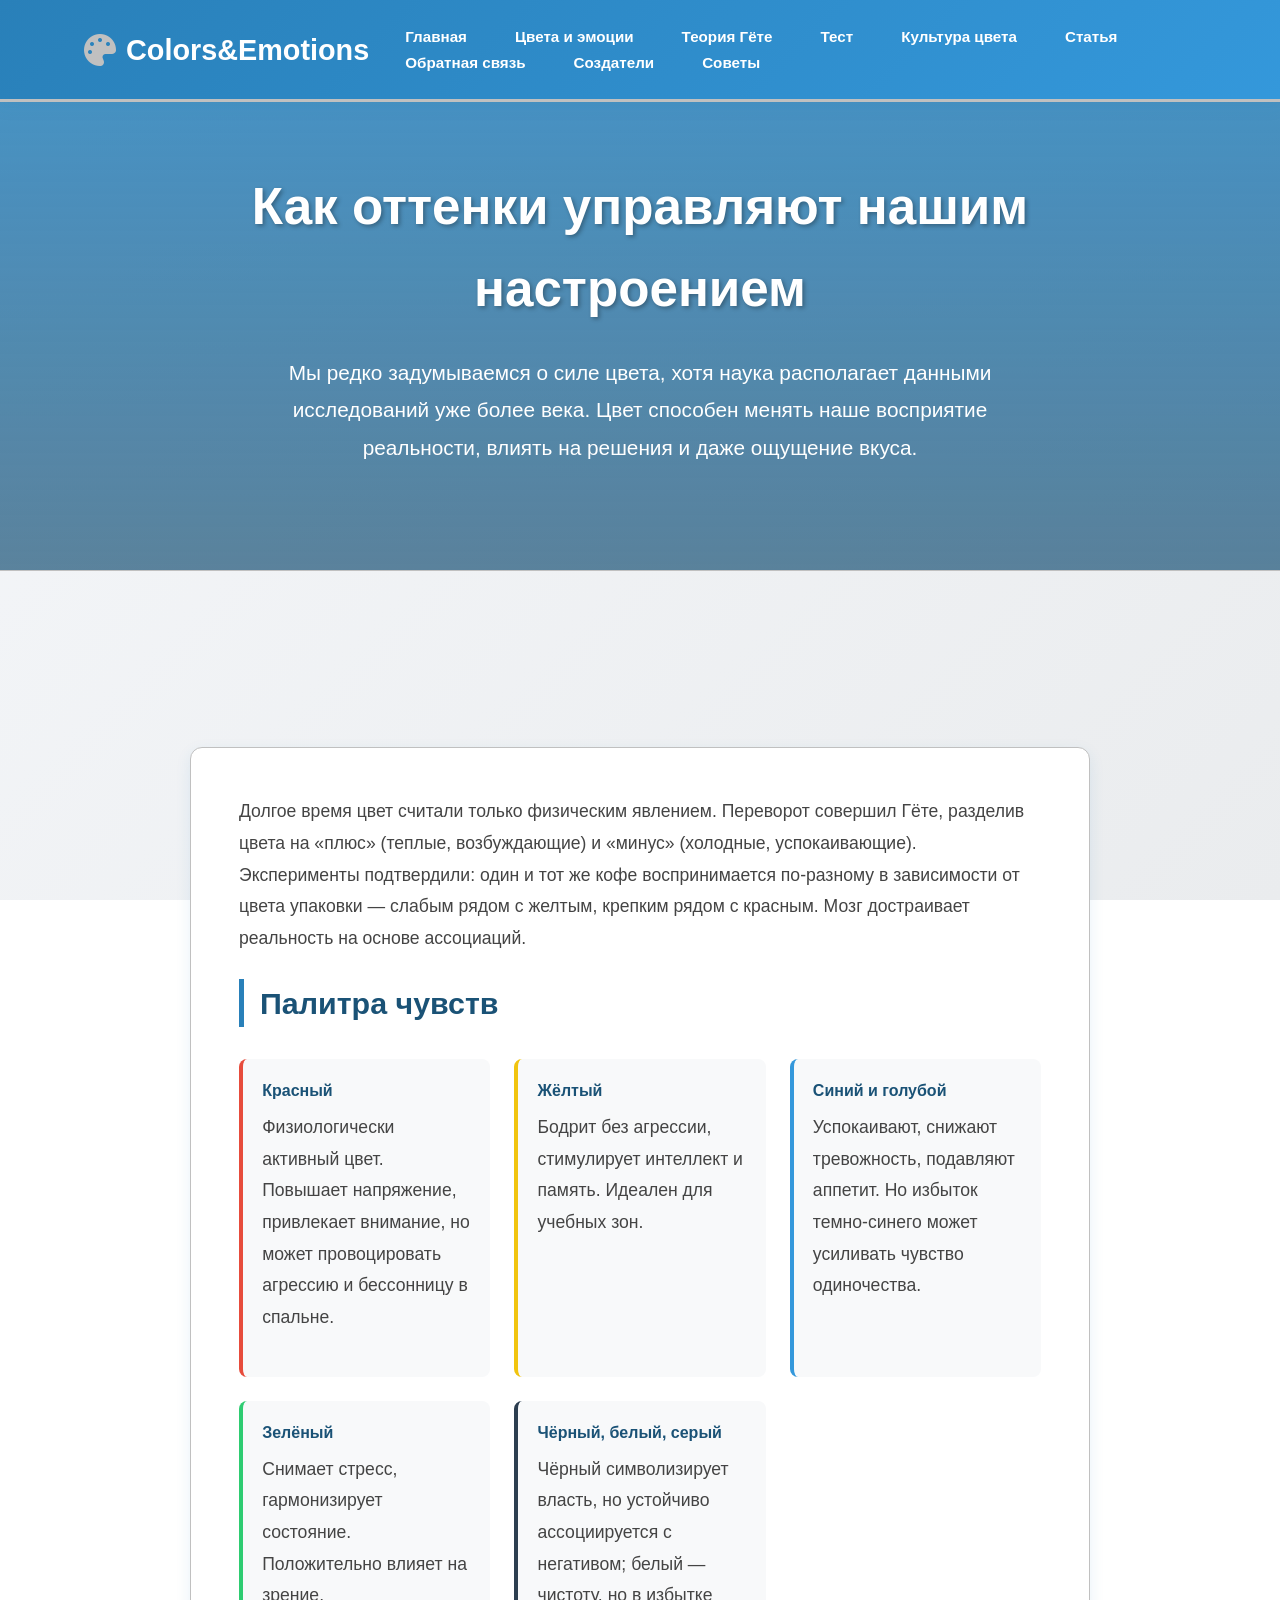
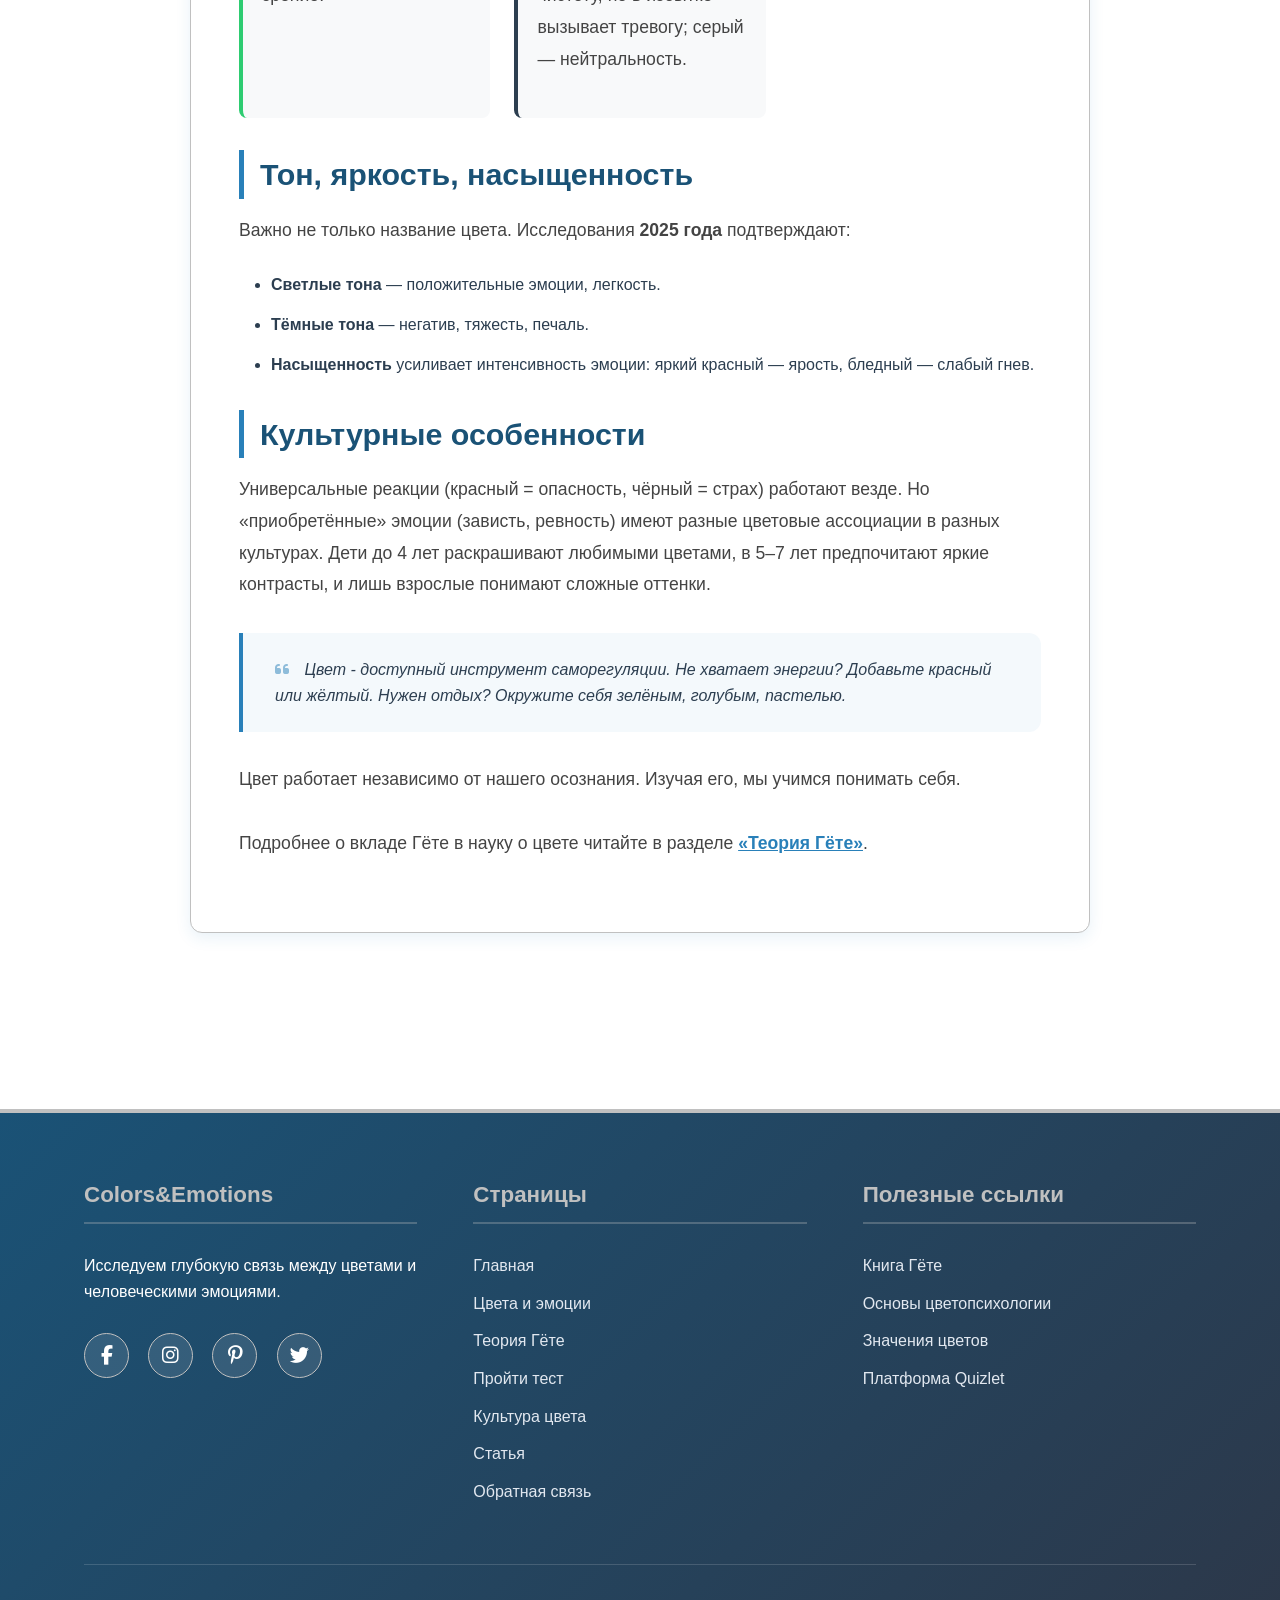
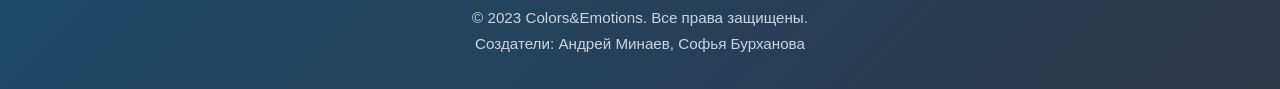
<file: article.html>
<!DOCTYPE html>
<html lang="ru">
<head>
    <meta charset="UTF-8">
    <meta name="viewport" content="width=device-width, initial-scale=1.0">
    <title>Статья: Как оттенки управляют настроением | Colors&Emotions</title>
    <link rel="stylesheet" href="https://cdnjs.cloudflare.com/ajax/libs/font-awesome/6.4.0/css/all.min.css">
    <link rel="stylesheet" href="style.css">
    <style>
        .article-content {
            background: white;
            border-radius: 12px;
            padding: 3rem;
            box-shadow: var(--shadow);
            border: 1px solid var(--secondary);
            margin: 2rem auto;
            max-width: 900px;
        }
        .article-content h2 {
            color: var(--accent);
            margin: 2rem 0 1rem;
            font-size: 1.9rem;
            border-left: 5px solid var(--primary);
            padding-left: 1rem;
        }
        .article-content h2:first-of-type {
            margin-top: 0;
        }
        .article-content p {
            margin-bottom: 1.5rem;
            line-height: 1.8;
            color: #444;
            font-size: 1.1rem;
        }
        .article-content blockquote {
            background: rgba(41, 128, 185, 0.05);
            border-left: 4px solid var(--primary);
            padding: 1.5rem 2rem;
            margin: 2rem 0;
            font-style: italic;
            border-radius: 0 12px 12px 0;
            color: #2c3e50;
        }
        .article-content ul {
            margin: 1.5rem 0;
            padding-left: 2rem;
        }
        .article-content li {
            margin-bottom: 0.8rem;
            line-height: 1.7;
        }
        .article-content .highlight {
            background: linear-gradient(120deg, rgba(192,192,192,0.2) 0%, rgba(192,192,192,0.1) 100%);
            padding: 2rem;
            border-radius: 12px;
            border: 1px dashed var(--primary);
        }
        .color-list {
            display: grid;
            grid-template-columns: repeat(auto-fit, minmax(200px, 1fr));
            gap: 1.5rem;
            margin: 2rem 0;
        }
        .color-item {
            background: #f8f9fa;
            padding: 1.2rem;
            border-radius: 8px;
            border-left: 4px solid;
        }
        .color-item.red { border-color: #E74C3C; }
        .color-item.yellow { border-color: #F1C40F; }
        .color-item.blue { border-color: #3498DB; }
        .color-item.green { border-color: #2ECC71; }
        .color-item.black { border-color: #2C3E50; }
        .color-item h4 {
            margin-bottom: 0.5rem;
            color: var(--accent);
        }
        @media (max-width: 768px) {
            .article-content {
                padding: 2rem 1.5rem;
            }
        }
    </style>
</head>
<body>
    <header>
        <div class="container">
            <nav class="navbar">
                <div class="logo">
                    <i class="fas fa-palette"></i>
                    Colors&Emotions
                </div>
                <button class="mobile-menu-btn" id="mobileMenuBtn"><i class="fas fa-bars"></i></button>
                <ul class="nav-links" id="navLinks">
                    <li><a href="index.html#home">Главная</a></li>
                    <li><a href="index.html#colors">Цвета и эмоции</a></li>
                    <li><a href="index.html#goethe">Теория Гёте</a></li>
                    <li><a href="index.html#test">Тест</a></li>
                    <li><a href="culture.html">Культура цвета</a></li>
                    <li><a href="article.html">Статья</a></li>
                    <li><a href="contact.html">Обратная связь</a></li>
                    <li><a href="index.html#creators">Создатели</a></li>
                    <li><a href="index.html#tips">Советы</a></li>
                </ul>
            </nav>
        </div>
    </header>

    <section class="hero" style="padding: 4rem 0;">
        <div class="container">
            <h1>Как оттенки управляют нашим настроением</h1>
            <p>Мы редко задумываемся о силе цвета, хотя наука располагает данными исследований уже более века. Цвет способен менять наше восприятие реальности, влиять на решения и даже ощущение вкуса.</p>
        </div>
    </section>

    <section>
        <div class="container">
            <div class="article-content">
                <p>Долгое время цвет считали только физическим явлением. Переворот совершил Гёте, разделив цвета на «плюс» (теплые, возбуждающие) и «минус» (холодные, успокаивающие). Эксперименты подтвердили: один и тот же кофе воспринимается по-разному в зависимости от цвета упаковки — слабым рядом с желтым, крепким рядом с красным. Мозг достраивает реальность на основе ассоциаций.</p>

                <h2>Палитра чувств</h2>
                <div class="color-list">
                    <div class="color-item red">
                        <h4>Красный</h4>
                        <p>Физиологически активный цвет. Повышает напряжение, привлекает внимание, но может провоцировать агрессию и бессонницу в спальне.</p>
                    </div>
                    <div class="color-item yellow">
                        <h4>Жёлтый</h4>
                        <p>Бодрит без агрессии, стимулирует интеллект и память. Идеален для учебных зон.</p>
                    </div>
                    <div class="color-item blue">
                        <h4>Синий и голубой</h4>
                        <p>Успокаивают, снижают тревожность, подавляют аппетит. Но избыток темно-синего может усиливать чувство одиночества.</p>
                    </div>
                    <div class="color-item green">
                        <h4>Зелёный</h4>
                        <p>Снимает стресс, гармонизирует состояние. Положительно влияет на зрение.</p>
                    </div>
                    <div class="color-item black">
                        <h4>Чёрный, белый, серый</h4>
                        <p>Чёрный символизирует власть, но устойчиво ассоциируется с негативом; белый — чистоту, но в избытке вызывает тревогу; серый — нейтральность.</p>
                    </div>
                </div>

                <h2>Тон, яркость, насыщенность</h2>
                <p>Важно не только название цвета. Исследования <strong>2025 года</strong> подтверждают:</p>
                <ul>
                    <li><strong>Светлые тона</strong> — положительные эмоции, легкость.</li>
                    <li><strong>Тёмные тона</strong> — негатив, тяжесть, печаль.</li>
                    <li><strong>Насыщенность</strong> усиливает интенсивность эмоции: яркий красный — ярость, бледный — слабый гнев.</li>
                </ul>

                <h2>Культурные особенности</h2>
                <p>Универсальные реакции (красный = опасность, чёрный = страх) работают везде. Но «приобретённые» эмоции (зависть, ревность) имеют разные цветовые ассоциации в разных культурах. Дети до 4 лет раскрашивают любимыми цветами, в 5–7 лет предпочитают яркие контрасты, и лишь взрослые понимают сложные оттенки.</p>

                <blockquote>
                    <i class="fas fa-quote-left" style="color: var(--primary); opacity: 0.5; margin-right: 10px;"></i>
                    Цвет - доступный инструмент саморегуляции. Не хватает энергии? Добавьте красный или жёлтый. Нужен отдых? Окружите себя зелёным, голубым, пастелью.
                </blockquote>

                <p>Цвет работает независимо от нашего осознания. Изучая его, мы учимся понимать себя.</p>

                <p style="margin-top: 2rem;">Подробнее о вкладе Гёте в науку о цвете читайте в разделе <a href="index.html#goethe" style="color: var(--primary); font-weight: 600;">«Теория Гёте»</a>.</p>
            </div>
        </div>
    </section>

    <footer>
        <div class="container">
            <div class="footer-content">
                <div class="footer-column">
                    <h3>Colors&Emotions</h3>
                    <p>Исследуем глубокую связь между цветами и человеческими эмоциями.</p>
                    <div class="social-icons">
                        <a href="#" target="_blank"><i class="fab fa-facebook-f"></i></a>
                        <a href="#" target="_blank"><i class="fab fa-instagram"></i></a>
                        <a href="#" target="_blank"><i class="fab fa-pinterest-p"></i></a>
                        <a href="#" target="_blank"><i class="fab fa-twitter"></i></a>
                    </div>
                </div>
                <div class="footer-column">
                    <h3>Страницы</h3>
                    <ul class="footer-links">
                        <li><a href="index.html#home">Главная</a></li>
                        <li><a href="index.html#colors">Цвета и эмоции</a></li>
                        <li><a href="index.html#goethe">Теория Гёте</a></li>
                        <li><a href="index.html#test">Пройти тест</a></li>
                        <li><a href="culture.html">Культура цвета</a></li>
                        <li><a href="article.html">Статья</a></li>
                        <li><a href="contact.html">Обратная связь</a></li>
                    </ul>
                </div>
                <div class="footer-column">
                    <h3>Полезные ссылки</h3>
                    <ul class="footer-links">
                        <li><a href="https://ru.wikipedia.org/wiki/%D0%A3%D1%87%D0%B5%D0%BD%D0%B8%D0%B5_%D0%BE_%D1%86%D0%B2%D0%B5%D1%82%D0%B5" target="_blank">Книга Гёте</a></li>
                        <li><a href="https://www.verywellmind.com/color-psychology-2795824" target="_blank">Основы цветопсихологии</a></li>
                        <li><a href="https://www.color-meanings.com/" target="_blank">Значения цветов</a></li>
                        <li><a href="https://quizlet.com/" target="_blank">Платформа Quizlet</a></li>
                    </ul>
                </div>
            </div>
            <div class="copyright">
                <p>&copy; 2023 Colors&Emotions. Все права защищены.</p>
                <p>Создатели: Андрей Минаев, Софья Бурханова</p>
            </div>
        </div>
    </footer>

    <script>
        document.getElementById('mobileMenuBtn').addEventListener('click', function() {
            document.getElementById('navLinks').classList.toggle('active');
        });
        document.querySelectorAll('.nav-links a').forEach(link => {
            link.addEventListener('click', function() {
                document.getElementById('navLinks').classList.remove('active');
            });
        });
    </script>
</body>
</html>
</file>
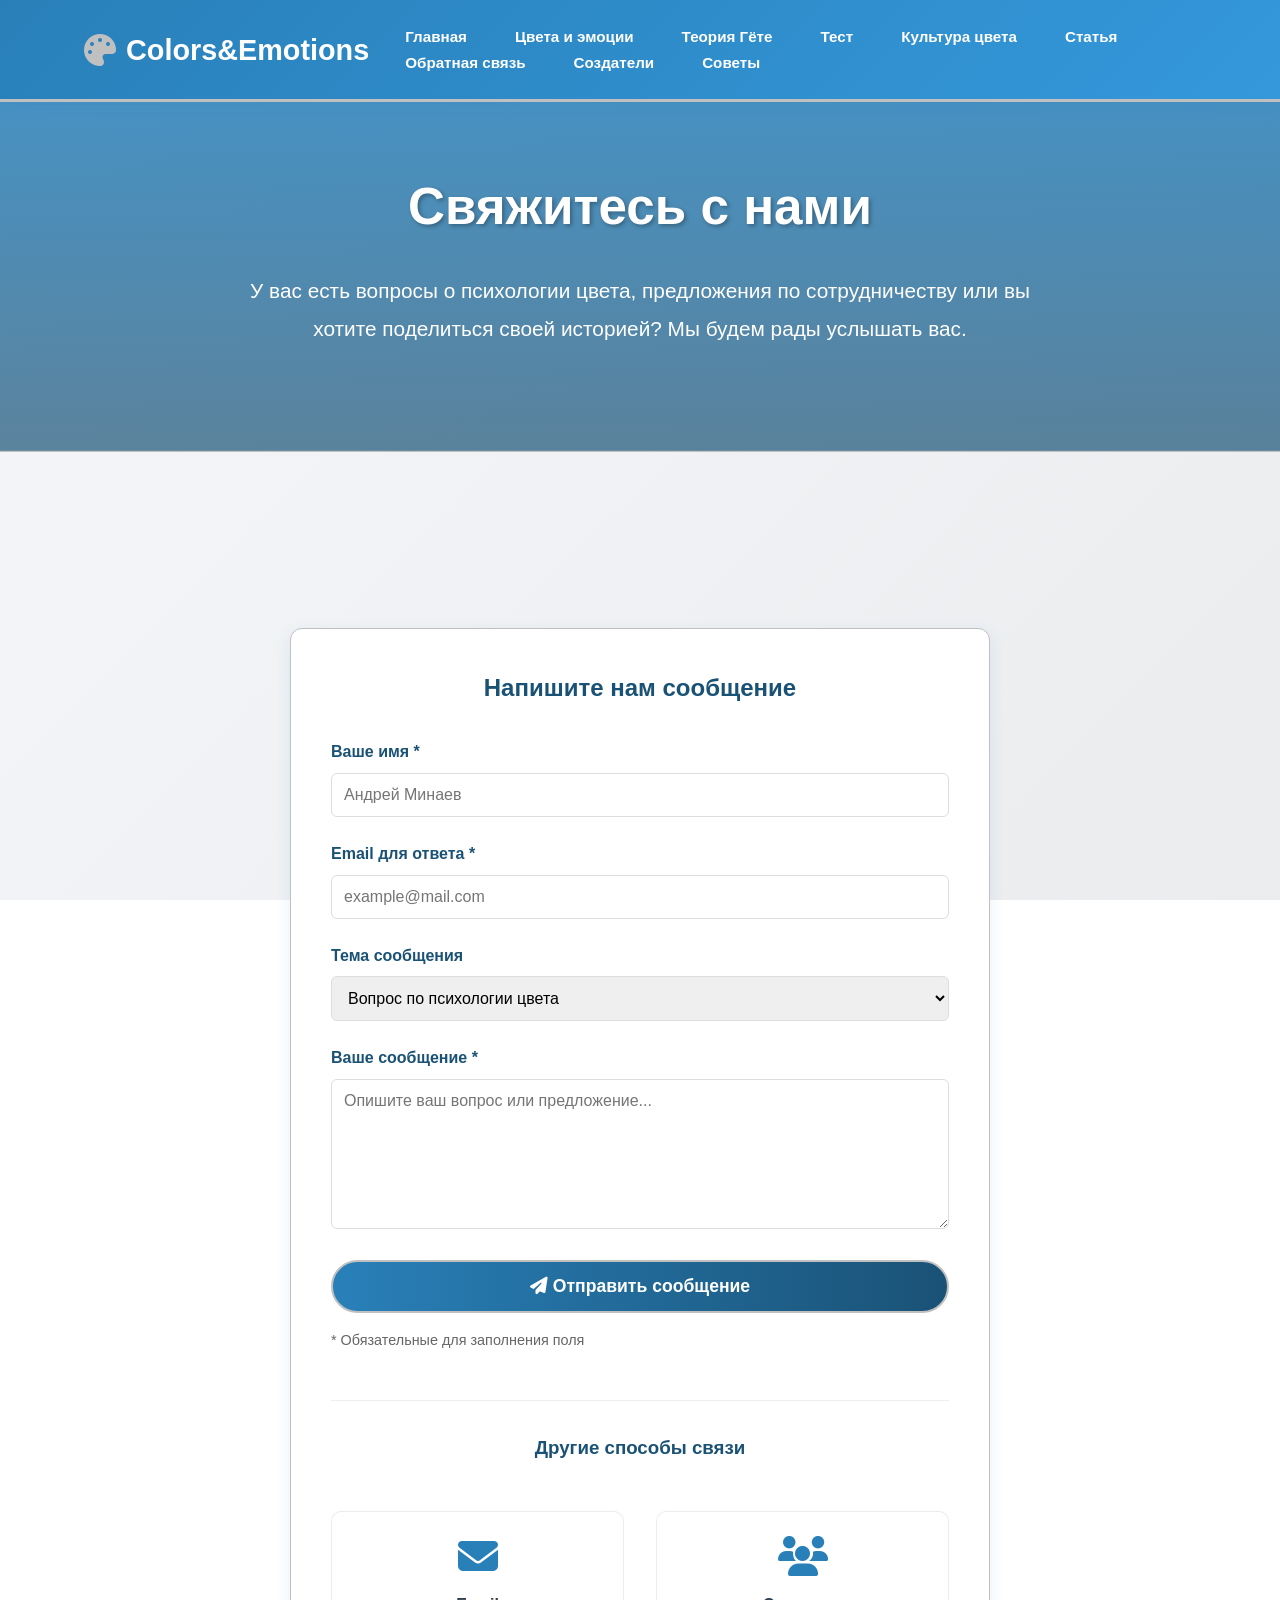
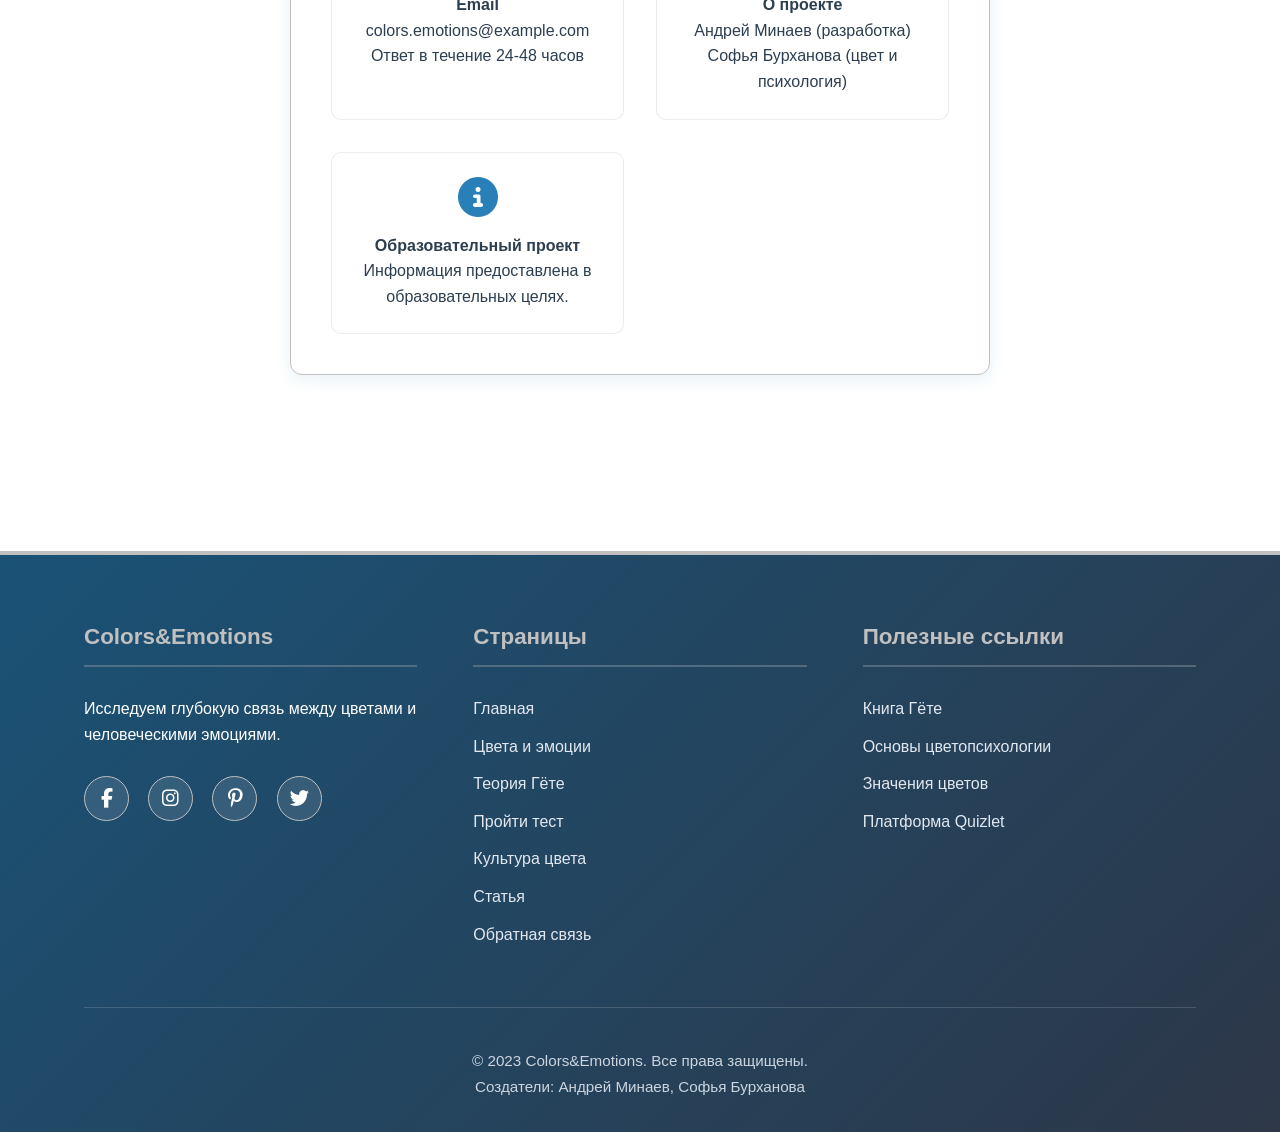
<file: contact.html>
<!DOCTYPE html>
<html lang="ru">
<head>
    <meta charset="UTF-8">
    <meta name="viewport" content="width=device-width, initial-scale=1.0">
    <title>Обратная связь | Colors&Emotions</title>
    <link rel="stylesheet" href="https://cdnjs.cloudflare.com/ajax/libs/font-awesome/6.4.0/css/all.min.css">
    <link rel="stylesheet" href="style.css">
    <style>
        .contact-container {
            max-width: 700px;
            margin: 2rem auto;
            background: white;
            padding: 2.5rem;
            border-radius: 12px;
            box-shadow: var(--shadow);
            border: 1px solid var(--secondary);
        }
        .form-group {
            margin-bottom: 1.5rem;
        }
        .form-group label {
            display: block;
            margin-bottom: 0.5rem;
            font-weight: 600;
            color: var(--accent);
        }
        .form-control {
            width: 100%;
            padding: 12px;
            border: 1px solid #ddd;
            border-radius: 6px;
            font-size: 1rem;
            transition: var(--transition);
        }
        .form-control:focus {
            border-color: var(--primary);
            outline: none;
            box-shadow: 0 0 0 3px rgba(41, 128, 185, 0.2);
        }
        textarea.form-control {
            min-height: 150px;
            resize: vertical;
        }
        .submit-btn {
            background: linear-gradient(to right, var(--primary), var(--accent));
            color: white;
            border: none;
            padding: 14px 30px;
            border-radius: 50px;
            font-size: 1.1rem;
            font-weight: 600;
            cursor: pointer;
            transition: var(--transition);
            display: block;
            width: 100%;
            border: 2px solid var(--secondary);
        }
        .submit-btn:hover {
            transform: translateY(-3px);
            box-shadow: 0 7px 15px rgba(41, 128, 185, 0.3);
        }
        .contact-info {
            margin-top: 3rem;
            padding-top: 2rem;
            border-top: 1px solid #eee;
        }
        .contact-methods {
            display: grid;
            grid-template-columns: repeat(auto-fit, minmax(250px, 1fr));
            gap: 2rem;
            margin-top: 3rem;
        }
        .contact-method {
            text-align: center;
            padding: 1.5rem;
            background: rgba(255, 255, 255, 0.8);
            border-radius: 10px;
            border: 1px solid rgba(192, 192, 192, 0.3);
        }
        .contact-method i {
            font-size: 2.5rem;
            color: var(--primary);
            margin-bottom: 1rem;
        }
    </style>
</head>
<body>
    <header>
        <div class="container">
            <nav class="navbar">
                <div class="logo">
                    <i class="fas fa-palette"></i>
                    Colors&Emotions
                </div>
                <button class="mobile-menu-btn" id="mobileMenuBtn"><i class="fas fa-bars"></i></button>
                <ul class="nav-links" id="navLinks">
                    <li><a href="index.html#home">Главная</a></li>
                    <li><a href="index.html#colors">Цвета и эмоции</a></li>
                    <li><a href="index.html#goethe">Теория Гёте</a></li>
                    <li><a href="index.html#test">Тест</a></li>
                    <li><a href="culture.html">Культура цвета</a></li>
                    <li><a href="article.html">Статья</a></li>
                    <li><a href="contact.html">Обратная связь</a></li>
                    <li><a href="index.html#creators">Создатели</a></li>
                    <li><a href="index.html#tips">Советы</a></li>
                </ul>
            </nav>
        </div>
    </header>

    <section class="hero" style="padding: 4rem 0;">
        <div class="container">
            <h1>Свяжитесь с нами</h1>
            <p>У вас есть вопросы о психологии цвета, предложения по сотрудничеству или вы хотите поделиться своей историей? Мы будем рады услышать вас.</p>
        </div>
    </section>

    <section id="contact-form">
        <div class="container">
            <div class="contact-container">
                <h2 style="text-align: center; color: var(--accent); margin-bottom: 2rem;">Напишите нам сообщение</h2>
                
                <!-- ФОРМА: замените action на свой endpoint -->
                <form action="https://formcarry.com/s/ВАШ_УНИКАЛЬНЫЙ_ИДЕНТИФИКАТОР" method="POST" accept-charset="UTF-8">
                    <div class="form-group">
                        <label for="name">Ваше имя *</label>
                        <input type="text" id="name" name="name" class="form-control" placeholder="Андрей Минаев" required>
                    </div>
                    <div class="form-group">
                        <label for="email">Email для ответа *</label>
                        <input type="email" id="email" name="email" class="form-control" placeholder="example@mail.com" required>
                    </div>
                    <div class="form-group">
                        <label for="subject">Тема сообщения</label>
                        <select id="subject" name="subject" class="form-control">
                            <option value="Вопрос по психологии цвета">Вопрос по психологии цвета</option>
                            <option value="Предложение о сотрудничестве">Предложение о сотрудничестве</option>
                            <option value="Отзыв о сайте">Отзыв о сайте</option>
                            <option value="Техническая проблема">Техническая проблема</option>
                            <option value="Другое">Другое</option>
                        </select>
                    </div>
                    <div class="form-group">
                        <label for="message">Ваше сообщение *</label>
                        <textarea id="message" name="message" class="form-control" placeholder="Опишите ваш вопрос или предложение..." required></textarea>
                    </div>
                    <button type="submit" class="submit-btn">
                        <i class="fas fa-paper-plane"></i> Отправить сообщение
                    </button>
                    <p style="font-size:0.9rem; color:#666; margin-top:1rem;">* Обязательные для заполнения поля</p>
                </form>

                <div class="contact-info">
                    <h3 style="color: var(--accent); text-align: center; margin-bottom: 2rem;">Другие способы связи</h3>
                    <div class="contact-methods">
                        <div class="contact-method">
                            <i class="fas fa-envelope"></i>
                            <h4>Email</h4>
                            <p>colors.emotions@example.com</p>
                            <p>Ответ в течение 24-48 часов</p>
                        </div>
                        <div class="contact-method">
                            <i class="fas fa-users"></i>
                            <h4>О проекте</h4>
                            <p>Андрей Минаев (разработка)</p>
                            <p>Софья Бурханова (цвет и психология)</p>
                        </div>
                        <div class="contact-method">
                            <i class="fas fa-info-circle"></i>
                            <h4>Образовательный проект</h4>
                            <p>Информация предоставлена в образовательных целях.</p>
                        </div>
                    </div>
                </div>
            </div>
        </div>
    </section>

    <footer>
        <div class="container">
            <div class="footer-content">
                <div class="footer-column">
                    <h3>Colors&Emotions</h3>
                    <p>Исследуем глубокую связь между цветами и человеческими эмоциями.</p>
                    <div class="social-icons">
                        <a href="#" target="_blank"><i class="fab fa-facebook-f"></i></a>
                        <a href="#" target="_blank"><i class="fab fa-instagram"></i></a>
                        <a href="#" target="_blank"><i class="fab fa-pinterest-p"></i></a>
                        <a href="#" target="_blank"><i class="fab fa-twitter"></i></a>
                    </div>
                </div>
                <div class="footer-column">
                    <h3>Страницы</h3>
                    <ul class="footer-links">
                        <li><a href="index.html#home">Главная</a></li>
                        <li><a href="index.html#colors">Цвета и эмоции</a></li>
                        <li><a href="index.html#goethe">Теория Гёте</a></li>
                        <li><a href="index.html#test">Пройти тест</a></li>
                        <li><a href="culture.html">Культура цвета</a></li>
                        <li><a href="article.html">Статья</a></li>
                        <li><a href="contact.html">Обратная связь</a></li>
                    </ul>
                </div>
                <div class="footer-column">
                    <h3>Полезные ссылки</h3>
                    <ul class="footer-links">
                        <li><a href="https://ru.wikipedia.org/wiki/%D0%A3%D1%87%D0%B5%D0%BD%D0%B8%D0%B5_%D0%BE_%D1%86%D0%B2%D0%B5%D1%82%D0%B5" target="_blank">Книга Гёте</a></li>
                        <li><a href="https://www.verywellmind.com/color-psychology-2795824" target="_blank">Основы цветопсихологии</a></li>
                        <li><a href="https://www.color-meanings.com/" target="_blank">Значения цветов</a></li>
                        <li><a href="https://quizlet.com/" target="_blank">Платформа Quizlet</a></li>
                    </ul>
                </div>
            </div>
            <div class="copyright">
                <p>&copy; 2023 Colors&Emotions. Все права защищены.</p>
                <p>Создатели: Андрей Минаев, Софья Бурханова</p>
            </div>
        </div>
    </footer>

    <script>
        document.getElementById('mobileMenuBtn').addEventListener('click', function() {
            document.getElementById('navLinks').classList.toggle('active');
        });
        document.querySelectorAll('.nav-links a').forEach(link => {
            link.addEventListener('click', function() {
                document.getElementById('navLinks').classList.remove('active');
            });
        });
    </script>
</body>
</html>
</file>
<file: style.css>
:root {
    --primary: #2980b9;        /* Голубой - основной */
    --secondary: #C0C0C0;      /* Серебристый */
    --accent: #1a5276;         /* Тёмно-синий */
    --light: #f8f9fa;
    --dark: #2c3e50;
    --silver-light: #f5f7fa;
    --silver-dark: #eaecee;
    --shadow: 0 5px 15px rgba(41, 128, 185, 0.1);
    --transition: all 0.3s ease;
}

* {
    margin: 0;
    padding: 0;
    box-sizing: border-box;
    font-family: 'Segoe UI', Tahoma, Geneva, Verdana, sans-serif;
}

body {
    background: linear-gradient(135deg, var(--silver-light), var(--silver-dark));
    color: var(--dark);
    line-height: 1.6;
    background-attachment: fixed;
}

.container {
    width: 90%;
    max-width: 1200px;
    margin: 0 auto;
    padding: 0 20px;
}

header {
    background: linear-gradient(135deg, var(--primary), #3498db);
    color: white;
    padding: 1.5rem 0;
    position: sticky;
    top: 0;
    z-index: 100;
    box-shadow: var(--shadow);
    border-bottom: 3px solid var(--secondary);
}

.navbar {
    display: flex;
    justify-content: space-between;
    align-items: center;
}

.logo {
    font-size: 1.8rem;
    font-weight: 700;
    display: flex;
    align-items: center;
}

.logo i {
    margin-right: 10px;
    font-size: 2rem;
    color: var(--secondary);
}

.nav-links {
    display: flex;
    list-style: none;
    flex-wrap: wrap;
}

.nav-links li {
    margin-left: 1.5rem;
}

.nav-links a {
    color: white;
    text-decoration: none;
    font-weight: 600;
    transition: var(--transition);
    padding: 8px 12px;
    border-radius: 4px;
    font-size: 0.95rem;
}

.nav-links a:hover {
    background-color: rgba(255, 255, 255, 0.2);
    color: var(--secondary);
}

.mobile-menu-btn {
    display: none;
    background: none;
    border: none;
    color: white;
    font-size: 1.5rem;
    cursor: pointer;
}

.hero {
    background: linear-gradient(rgba(41, 128, 185, 0.85), rgba(26, 82, 118, 0.7)), url('https://images.unsplash.com/photo-1513475382585-d06e58bcb0e0?ixlib=rb-4.0.3&auto=format&fit=crop&w=2070&q=80');
    background-size: cover;
    background-position: center;
    color: white;
    text-align: center;
    padding: 6rem 0;
    margin-bottom: 4rem;
    border-bottom: 1px solid var(--secondary);
}

.hero h1 {
    font-size: 3.2rem;
    margin-bottom: 1.5rem;
    text-shadow: 2px 2px 4px rgba(0, 0, 0, 0.3);
}

.hero p {
    font-size: 1.3rem;
    max-width: 800px;
    margin: 0 auto 2.5rem;
    line-height: 1.8;
}

.cta-button {
    display: inline-block;
    background: linear-gradient(to right, var(--primary), var(--accent));
    color: white;
    padding: 15px 35px;
    border-radius: 50px;
    text-decoration: none;
    font-weight: 700;
    font-size: 1.1rem;
    transition: var(--transition);
    box-shadow: var(--shadow);
    border: 2px solid var(--secondary);
}

.cta-button:hover {
    transform: translateY(-3px);
    box-shadow: 0 10px 20px rgba(0, 0, 0, 0.2);
    background: linear-gradient(to right, var(--accent), var(--primary));
}

section {
    padding: 5rem 0;
}

.section-title {
    text-align: center;
    margin-bottom: 3rem;
    position: relative;
    color: var(--accent);
    font-size: 2.5rem;
}

.section-title:after {
    content: '';
    position: absolute;
    width: 120px;
    height: 4px;
    background: linear-gradient(to right, var(--primary), var(--secondary));
    bottom: -15px;
    left: 50%;
    transform: translateX(-50%);
    border-radius: 2px;
}

.section-subtitle {
    text-align: center;
    max-width: 800px;
    margin: 0 auto 3rem;
    font-size: 1.2rem;
    color: #555;
}

.colors-grid {
    display: grid;
    grid-template-columns: repeat(auto-fill, minmax(320px, 1fr));
    gap: 2.5rem;
    margin-bottom: 4rem;
}

.color-card {
    background-color: white;
    border-radius: 12px;
    overflow: hidden;
    box-shadow: var(--shadow);
    transition: var(--transition);
    border: 1px solid rgba(192, 192, 192, 0.3);
    height: 100%;
}

.color-card:hover {
    transform: translateY(-10px);
    box-shadow: 0 15px 30px rgba(0, 0, 0, 0.12);
    border-color: var(--secondary);
}

.color-sample {
    height: 180px;
    width: 100%;
    position: relative;
}

.color-info {
    padding: 2rem;
}

.color-info h3 {
    margin-bottom: 0.8rem;
    font-size: 1.6rem;
    color: var(--accent);
}

.color-info p {
    margin-bottom: 1.2rem;
    color: #555;
    line-height: 1.7;
}

.color-emotions {
    display: flex;
    flex-wrap: wrap;
    gap: 10px;
    margin-top: 1.2rem;
}

.emotion-tag {
    background-color: rgba(41, 128, 185, 0.1);
    color: var(--primary);
    padding: 6px 14px;
    border-radius: 50px;
    font-size: 0.9rem;
    border: 1px solid rgba(41, 128, 185, 0.2);
    font-weight: 500;
}

.goethe-section {
    background-color: rgba(248, 249, 250, 0.8);
    border-top: 1px solid var(--secondary);
    border-bottom: 1px solid var(--secondary);
}

.goethe-content {
    display: flex;
    align-items: center;
    gap: 3rem;
    margin-top: 3rem;
}

.goethe-img {
    flex: 1;
    max-width: 450px;
    border-radius: 12px;
    overflow: hidden;
    box-shadow: var(--shadow);
    border: 3px solid var(--secondary);
}

.goethe-img img {
    width: 100%;
    height: auto;
    display: block;
    transition: var(--transition);
}

.goethe-img img:hover {
    transform: scale(1.03);
}

.goethe-text {
    flex: 1;
}

.goethe-text h3 {
    color: var(--accent);
    margin-bottom: 1.2rem;
    font-size: 1.9rem;
}

.goethe-text p {
    margin-bottom: 1.5rem;
    line-height: 1.8;
    color: #444;
}

.book-link {
    display: inline-flex;
    align-items: center;
    gap: 12px;
    background: linear-gradient(to right, var(--primary), #3498db);
    color: white;
    padding: 14px 28px;
    border-radius: 8px;
    text-decoration: none;
    font-weight: 600;
    transition: var(--transition);
    border: 1px solid var(--secondary);
    margin-top: 1rem;
}

.book-link:hover {
    background: linear-gradient(to right, var(--accent), var(--primary));
    transform: translateY(-3px);
    box-shadow: 0 7px 15px rgba(41, 128, 185, 0.3);
}

.test-section {
    text-align: center;
}

.test-card {
    background-color: white;
    border-radius: 12px;
    padding: 3.5rem;
    max-width: 850px;
    margin: 0 auto;
    box-shadow: var(--shadow);
    border: 1px solid rgba(192, 192, 192, 0.3);
    background: linear-gradient(145deg, #ffffff, #f8f9fa);
}

.test-card h3 {
    color: var(--accent);
    margin-bottom: 1.8rem;
    font-size: 2rem;
}

.test-card p {
    margin-bottom: 2.2rem;
    font-size: 1.15rem;
    line-height: 1.8;
    color: #444;
}

.test-button {
    display: inline-flex;
    align-items: center;
    gap: 15px;
    background: linear-gradient(to right, var(--primary), var(--accent));
    color: white;
    padding: 18px 40px;
    border-radius: 50px;
    text-decoration: none;
    font-weight: 700;
    font-size: 1.3rem;
    transition: var(--transition);
    box-shadow: var(--shadow);
    border: 2px solid var(--secondary);
}

.test-button:hover {
    background: linear-gradient(to right, var(--accent), #1a5276);
    transform: translateY(-5px);
    box-shadow: 0 12px 25px rgba(0, 0, 0, 0.2);
}

.test-button i {
    font-size: 1.6rem;
}

.creators-section {
    background-color: rgba(248, 249, 250, 0.8);
    border-top: 1px solid var(--secondary);
    border-bottom: 1px solid var(--secondary);
}

.creators-grid {
    display: grid;
    grid-template-columns: repeat(auto-fit, minmax(350px, 1fr));
    gap: 3.5rem;
    margin-top: 3rem;
}

.creator-card {
    background-color: white;
    border-radius: 12px;
    overflow: hidden;
    box-shadow: var(--shadow);
    transition: var(--transition);
    text-align: center;
    border: 1px solid rgba(192, 192, 192, 0.3);
    background: linear-gradient(145deg, #ffffff, #f8f9fa);
}

.creator-card:hover {
    transform: translateY(-12px);
    box-shadow: 0 18px 35px rgba(0, 0, 0, 0.15);
    border-color: var(--secondary);
}

.creator-photo {
    width: 100%;
    height: 320px;
    background: linear-gradient(135deg, #E3F2FD, #BBDEFB);
    display: flex;
    align-items: center;
    justify-content: center;
    overflow: hidden;
    border-bottom: 4px solid var(--secondary);
}

.creator-photo img {
    width: 100%;
    height: 100%;
    object-fit: cover;
}

.photo-placeholder {
    font-size: 5.5rem;
    color: var(--primary);
    opacity: 0.7;
}

.creator-info {
    padding: 2.2rem;
}

.creator-info h3 {
    color: var(--accent);
    margin-bottom: 0.6rem;
    font-size: 1.9rem;
}

.creator-role {
    color: var(--primary);
    font-weight: 600;
    margin-bottom: 1.2rem;
    display: block;
    font-style: italic;
    font-size: 1.1rem;
}

.creator-info p {
    line-height: 1.8;
    color: #555;
}

.tips-grid {
    display: grid;
    grid-template-columns: repeat(auto-fill, minmax(320px, 1fr));
    gap: 2.5rem;
    margin-top: 3rem;
}

.tip-card {
    background-color: white;
    border-radius: 12px;
    padding: 2.2rem;
    box-shadow: var(--shadow);
    transition: var(--transition);
    border: 1px solid rgba(192, 192, 192, 0.3);
    background: linear-gradient(145deg, #ffffff, #f8f9fa);
    height: 100%;
}

.tip-card:hover {
    transform: translateY(-8px);
    border-color: var(--secondary);
}

.tip-icon {
    background: linear-gradient(135deg, rgba(41, 128, 185, 0.1), rgba(192, 192, 192, 0.2));
    width: 80px;
    height: 80px;
    border-radius: 50%;
    display: flex;
    align-items: center;
    justify-content: center;
    margin-bottom: 1.8rem;
    color: var(--primary);
    font-size: 2rem;
    border: 2px solid var(--secondary);
}

.tip-card h4 {
    margin-bottom: 1.2rem;
    color: var(--accent);
    font-size: 1.5rem;
}

.tip-card p {
    line-height: 1.8;
    color: #555;
}

footer {
    background: linear-gradient(135deg, var(--accent), #2D3748);
    color: white;
    padding: 4rem 0 2rem;
    margin-top: 4rem;
    border-top: 4px solid var(--secondary);
}

.footer-content {
    display: flex;
    justify-content: space-between;
    flex-wrap: wrap;
    gap: 3.5rem;
    margin-bottom: 3rem;
}

.footer-column {
    flex: 1;
    min-width: 260px;
}

.footer-column h3 {
    margin-bottom: 1.8rem;
    font-size: 1.4rem;
    color: var(--secondary);
    border-bottom: 2px solid rgba(192, 192, 192, 0.3);
    padding-bottom: 10px;
}

.footer-links {
    list-style: none;
}

.footer-links li {
    margin-bottom: 12px;
}

.footer-links a {
    color: #E2E8F0;
    text-decoration: none;
    transition: var(--transition);
    display: flex;
    align-items: center;
    gap: 8px;
}

.footer-links a:hover {
    color: var(--secondary);
    padding-left: 8px;
}

.social-icons {
    display: flex;
    gap: 1.2rem;
    margin-top: 1.8rem;
}

.social-icons a {
    display: flex;
    align-items: center;
    justify-content: center;
    width: 45px;
    height: 45px;
    background-color: rgba(255, 255, 255, 0.1);
    border-radius: 50%;
    color: white;
    text-decoration: none;
    transition: var(--transition);
    border: 1px solid var(--secondary);
    font-size: 1.2rem;
}

.social-icons a:hover {
    background-color: var(--primary);
    transform: translateY(-5px);
}

.copyright {
    text-align: center;
    padding-top: 2.5rem;
    border-top: 1px solid rgba(255, 255, 255, 0.15);
    color: #CBD5E0;
    font-size: 0.95rem;
    line-height: 1.7;
}

@media (max-width: 1100px) {
    .colors-grid, .tips-grid {
        grid-template-columns: repeat(auto-fill, minmax(300px, 1fr));
    }
    .creators-grid {
        grid-template-columns: repeat(auto-fit, minmax(320px, 1fr));
    }
}

@media (max-width: 992px) {
    .hero h1 { font-size: 2.8rem; }
    .section-title { font-size: 2.2rem; }
    .goethe-content { flex-direction: column; }
    .goethe-img { max-width: 100%; }
}

@media (max-width: 768px) {
    .nav-links {
        display: none;
        position: absolute;
        top: 100%;
        left: 0;
        width: 100%;
        background-color: var(--primary);
        flex-direction: column;
        padding: 1.5rem 0;
        box-shadow: 0 10px 20px rgba(0,0,0,0.15);
        z-index: 99;
    }
    .nav-links.active { display: flex; }
    .nav-links li { margin: 0; text-align: center; width: 100%; }
    .nav-links a { display: block; padding: 18px; border-bottom: 1px solid rgba(255,255,255,0.1); }
    .nav-links a:hover { background-color: rgba(255,255,255,0.15); }
    .mobile-menu-btn { display: block; }
    .hero h1 { font-size: 2.4rem; }
    .hero p { font-size: 1.15rem; padding: 0 15px; }
    section { padding: 4rem 0; }
    .test-card { padding: 2.5rem 2rem; }
    .colors-grid, .tips-grid { grid-template-columns: 1fr; max-width: 500px; margin-left: auto; margin-right: auto; }
    .creators-grid { grid-template-columns: 1fr; max-width: 500px; margin-left: auto; margin-right: auto; }
    .creator-photo { height: 280px; }
}

@media (max-width: 576px) {
    .hero h1 { font-size: 2.1rem; }
    .hero { padding: 5rem 0; }
    .section-title { font-size: 1.9rem; margin-bottom: 2.5rem; }
    .test-card { padding: 2rem 1.5rem; }
    .test-button { padding: 16px 30px; font-size: 1.2rem; }
    .creator-photo { height: 250px; }
    .footer-column { min-width: 100%; }
}
</file>
